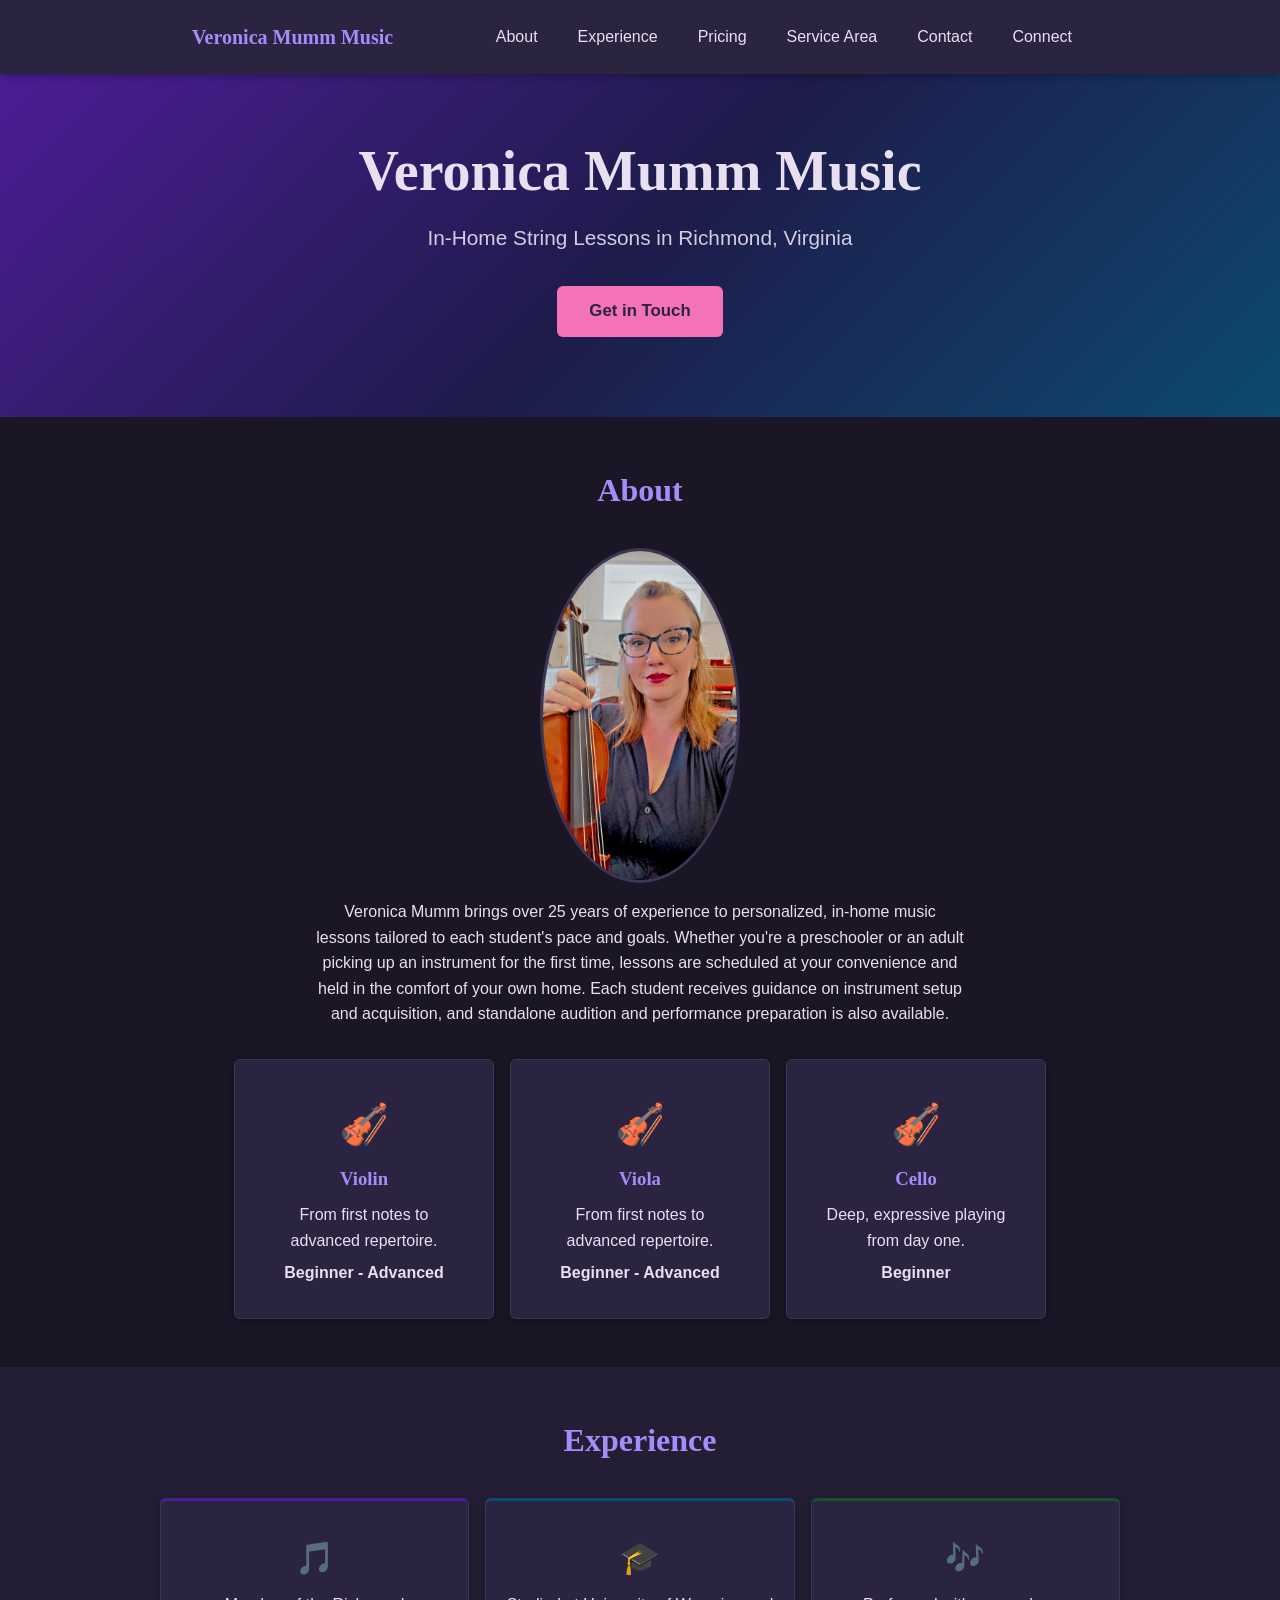
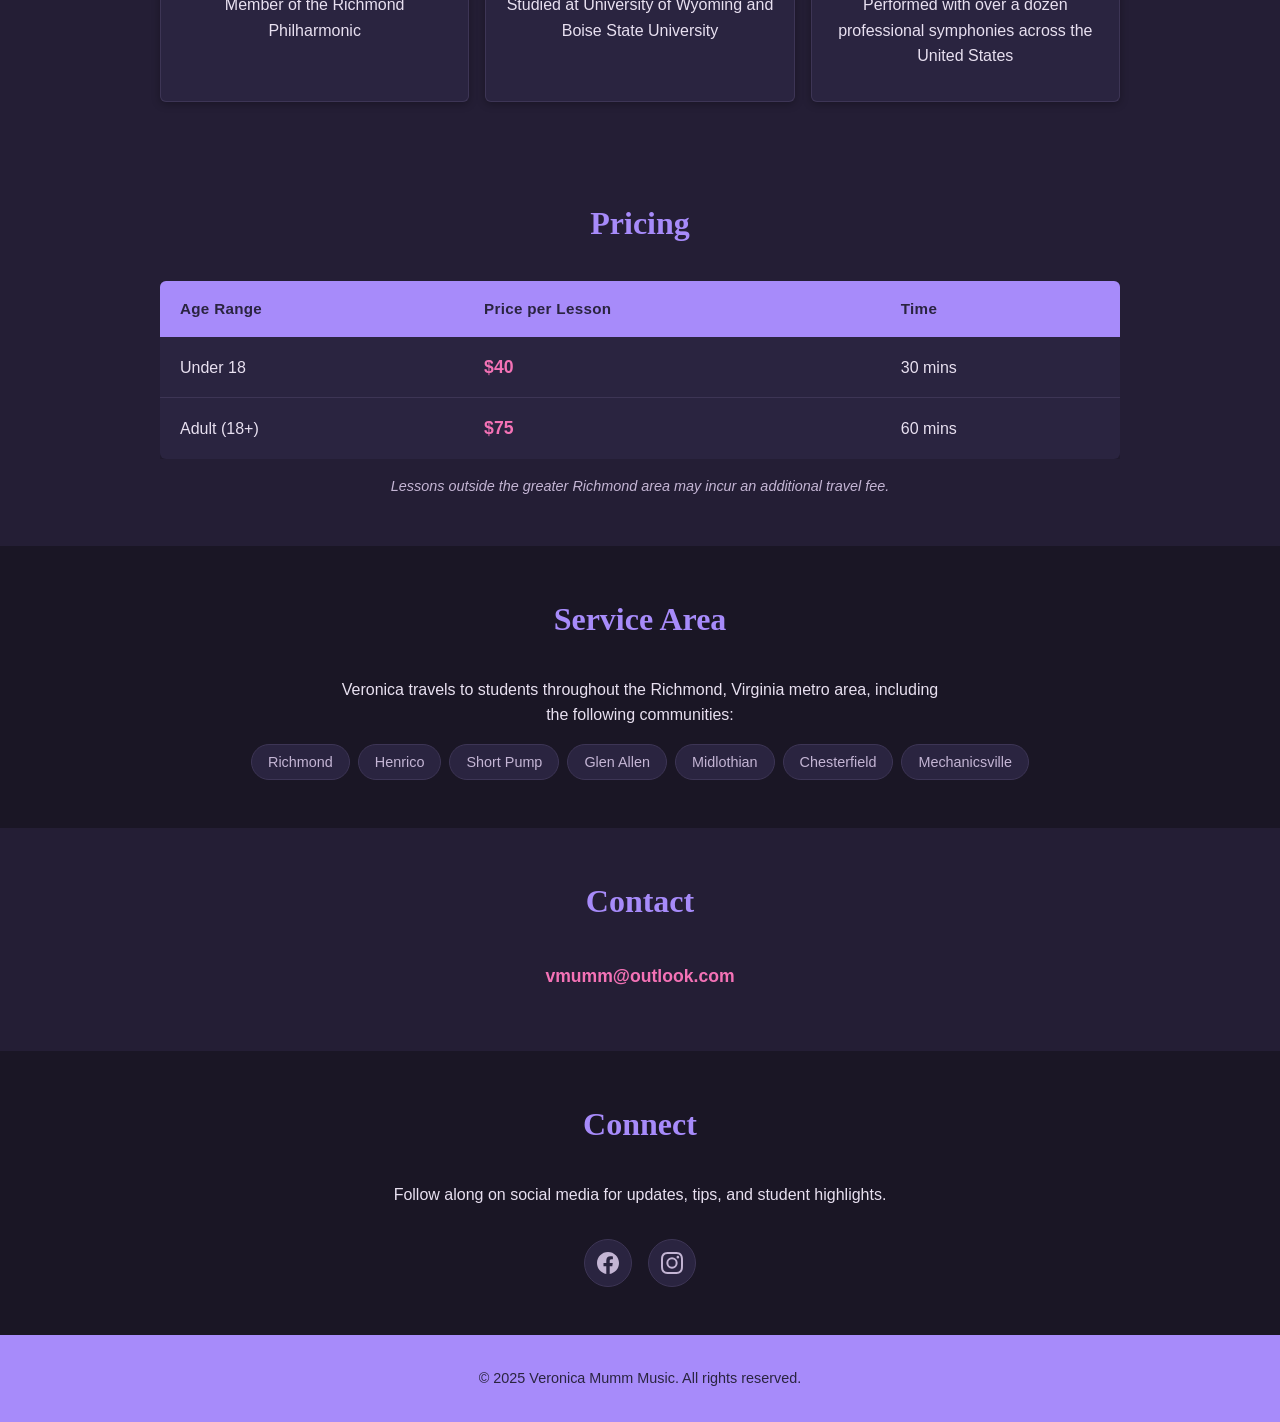
<file: index.html>
<!DOCTYPE html>
<html lang="en" data-theme="dark">
    <head>
      <meta charset="UTF-8">
      <meta name="viewport" content="width=device-width, initial-scale=1.0">
      <meta name="description" content="Veronica Mumm Music — In-home violin, cello, and viola lessons in Richmond, Virginia. Personalized instruction for all ages.">
      <title>Veronica Mumm Music — In-Home String Lessons in Richmond, VA</title>
      <link rel="stylesheet" href="css/style.css">
      <script>
        (function() {
          var params = new URLSearchParams(window.location.search);
          var theme = params.get('theme');
          if (theme && ['earthy', 'pastel', 'bold', 'dark'].includes(theme)) {
            document.documentElement.setAttribute('data-theme', theme);
          }
        })();
      </script>
    </head>

    <body>
        <!-- Skip to main content -->
        <a href="#main" class="skip-link">Skip to main content</a>

        <!-- ====== Header & Nav ====== -->
        <header class="site-header">
          <div class="header-inner">
            <a href="#" class="site-logo">Veronica Mumm Music</a>
            <nav aria-label="Main navigation">
              <input type="checkbox" id="menu-toggle" class="menu-toggle" aria-hidden="true">
              <label for="menu-toggle" class="menu-label" aria-label="Toggle menu">
                <span></span>
                <span></span>
                <span></span>
              </label>
              <ul class="nav-links">
                <li><a href="#about">About</a></li>
                <li><a href="#experience">Experience</a></li>
                <li><a href="#pricing">Pricing</a></li>
                <li><a href="#area">Service Area</a></li>
                <li><a href="#contact">Contact</a></li>
                <li><a href="#social">Connect</a></li>
              </ul>
            </nav>
          </div>
        </header>

        <!-- ====== Hero ====== -->
        <section class="hero">
          <h1 class="hero-title">Veronica Mumm Music</h1>
          <p class="hero-tagline">In-Home String Lessons in Richmond, Virginia</p>
          <a href="#contact" class="hero-cta">Get in Touch</a>
        </section>

        <!-- ====== Main Content ====== -->
        <main id="main">

          <!-- About -->
          <section id="about" class="section">
            <div class="section-inner">
              <h2 class="section-title">About</h2>
              <img src="images/veronica.jpg" class="portrait"/>
              <p style="text-align:center; max-width:650px; margin:0 auto var(--spacing-md);">
                Veronica Mumm brings over 25 years of experience to personalized, in-home
                music lessons tailored to each student's pace and goals. Whether you're a
                preschooler or an adult picking up an instrument for the first time, lessons
                are scheduled at your convenience and held in the comfort of your own home.
                Each student receives guidance on instrument setup and acquisition, and
                standalone audition and performance preparation is also available.
              </p>
              <div class="instruments">
                <div class="instrument-card" data-instrument="violin">
                  <div class="instrument-icon" aria-hidden="true">🎻</div>
                  <h3>Violin</h3>
                  <p class="sub-text">From first notes to advanced repertoire.</p>
                  <p><em class="instr-level">Beginner - Advanced</em></p>
                  <audio src="https://library.classicalmusicarchive.org/music/Park%20Sisters%20Collection/Classicals.de%20-%20Leclair%20-%20Sonata%20Op.%209%2C%20No.%203%20in%20D%20Major%20-%20Performed%20by%20the%20Park%20Sisters.mp3" preload="none"></audio>
                </div>
                <div class="instrument-card" data-instrument="viola">
                  <div class="instrument-icon" aria-hidden="true">🎻</div>
                  <h3>Viola</h3>
                  <p class="sub-text">From first notes to advanced repertoire.</p>
                  <p><em class="instr-level">Beginner - Advanced</em></p>
                  <audio src="https://www.quantumdigitalmedia.de/Classicals-Music/Music/Opera%20Collection/Classicals.de%20-%20Manon%20Lescaut%2C%20Intermezzo%20-%20Puccini%2C%20Giacomo%20(MIT%20Symphony%20Orchestra).mp3" preload="none"></audio>
                </div>
                <div class="instrument-card" data-instrument="cello">
                  <div class="instrument-icon" aria-hidden="true">🎻</div>
                  <h3>Cello</h3>
                  <p class="sub-text">Deep, expressive playing from day one.</p>
                  <p><em class="instr-level">Beginner</em></p>
                  <audio src="https://www.quantumdigitalmedia.de/Classicals-Music/Music/MO%20Collection/Additional%20Releases/Classicals.de%20-%20Vivaldi%20-%20Cello%20Sonata%20No.%205%20in%20E%20minor%20-%201.%20Largo%20-%20RV%2040%20%28Telemann%20Trio%29.mp3" preload="none"></audio>
                </div>
              </div>
            </div>
          </section>

          <!-- Experience -->
          <section id="experience" class="section section-alt">
            <div class="section-inner">
              <h2 class="section-title">Experience</h2>
              <div class="experience-cards">
                <div class="experience-card">
                  <div class="experience-icon" aria-hidden="true">🎵</div>
                  <p>Member of the Richmond Philharmonic</p>
                </div>
                <div class="experience-card">
                  <div class="experience-icon" aria-hidden="true">🎓</div>
                  <p>Studied at University of Wyoming and Boise State University</p>
                </div>
                <div class="experience-card">
                  <div class="experience-icon" aria-hidden="true">🎶</div>
                  <p>Performed with over a dozen professional symphonies across the United States</p>
                </div>
              </div>
            </div>
          </section>

          <!-- Pricing -->
          <section id="pricing" class="section section-alt">
            <div class="section-inner">
              <h2 class="section-title">Pricing</h2>
              <div class="pricing-wrapper">
                <table class="pricing-table">
                  <thead>
                    <tr>
                      <th scope="col">Age Range</th>
                      <th scope="col">Price per Lesson</th>
                      <th scope="col">Time</th>
                    </tr>
                  </thead>
                  <tbody>
                    <tr>
                      <td>Under 18</td>
                      <td class="price">$40</td>
                      <td class="time">30 mins</td>
                    </tr>
                    <tr>
                      <td>Adult (18+)</td>
                      <td class="price">$75</td>
                      <td class="time">60 mins</td>
                    </tr>
                  </tbody>
                </table>
              </div>
              <p class="pricing-note">
                Lessons outside the greater Richmond area may incur an additional travel fee.
              </p>
            </div>
          </section>

          <!-- Service Area -->
          <section id="area" class="section">
            <div class="section-inner">
              <h2 class="section-title">Service Area</h2>
              <div class="service-area-content">
                <p>
                  Veronica travels to students throughout the Richmond, Virginia metro area,
                  including the following communities:
                </p>
                <div class="area-list">
                  <span class="area-tag">Richmond</span>
                  <span class="area-tag">Henrico</span>
                  <span class="area-tag">Short Pump</span>
                  <span class="area-tag">Glen Allen</span>
                  <span class="area-tag">Midlothian</span>
                  <span class="area-tag">Chesterfield</span>
                  <span class="area-tag">Mechanicsville</span>
                </div>
              </div>
            </div>
          </section>

          <!-- Contact -->
          <section id="contact" class="section section-alt">
            <div class="section-inner">
              <h2 class="section-title">Contact</h2>
              <div class="contact-content">
                <address>
                  <a href="mailto:vmumm@outlook.com" class="contact-method">
                    vmumm@outlook.com
                  </a>
                  <p class="contact-method hidden">
                      325 Courthouse Rd.<br/>
                      Richmond, VA 23236
                  </p>
                </address>
              </div>
            </div>
          </section>

          <!-- Social Media -->
          <section id="social" class="section">
            <div class="section-inner">
              <h2 class="section-title">Connect</h2>
              <div class="social-section">
                <p>Follow along on social media for updates, tips, and student highlights.</p>
                <div class="social-links">

                  <!-- Facebook -->
                  <a href="https://www.facebook.com/profile.php?id=61588935430681" class="social-link" aria-label="Facebook">
                    <svg viewBox="0 0 24 24" aria-hidden="true"><path d="M24 12.073c0-6.627-5.373-12-12-12s-12 5.373-12 12c0 5.99 4.388 10.954 10.125 11.854v-8.385H7.078v-3.47h3.047V9.43c0-3.007 1.792-4.669 4.533-4.669 1.312 0 2.686.235 2.686.235v2.953H15.83c-1.491 0-1.956.925-1.956 1.874v2.25h3.328l-.532 3.47h-2.796v8.385C19.612 23.027 24 18.062 24 12.073z"/></svg>
                  </a>

                  <!-- Instagram -->
                  <a href="https://instagram.com/veronicamummmusic" class="social-link" aria-label="Instagram">
                    <svg viewBox="0 0 24 24" aria-hidden="true"><path d="M12 2.163c3.204 0 3.584.012 4.85.07 3.252.148 4.771 1.691 4.919 4.919.058 1.265.069 1.645.069 4.849 0 3.205-.012 3.584-.069 4.849-.149 3.225-1.664 4.771-4.919 4.919-1.266.058-1.644.07-4.85.07-3.204 0-3.584-.012-4.849-.07-3.26-.149-4.771-1.699-4.919-4.92-.058-1.265-.07-1.644-.07-4.849 0-3.204.013-3.583.07-4.849.149-3.227 1.664-4.771 4.919-4.919 1.266-.057 1.645-.069 4.849-.069zM12 0C8.741 0 8.333.014 7.053.072 2.695.272.273 2.69.073 7.052.014 8.333 0 8.741 0 12c0 3.259.014 3.668.072 4.948.2 4.358 2.618 6.78 6.98 6.98C8.333 23.986 8.741 24 12 24c3.259 0 3.668-.014 4.948-.072 4.354-.2 6.782-2.618 6.979-6.98.059-1.28.073-1.689.073-4.948 0-3.259-.014-3.667-.072-4.947-.196-4.354-2.617-6.78-6.979-6.98C15.668.014 15.259 0 12 0zm0 5.838a6.162 6.162 0 100 12.324 6.162 6.162 0 000-12.324zM12 16a4 4 0 110-8 4 4 0 010 8zm6.406-11.845a1.44 1.44 0 100 2.881 1.44 1.44 0 000-2.881z"/></svg>
                  </a>

                  <!-- X (Twitter) -->
                  <a href="#" class="social-link hidden" aria-label="X (Twitter)">
                    <svg viewBox="0 0 24 24" aria-hidden="true"><path d="M18.901 1.153h3.68l-8.04 9.19L24 22.846h-7.406l-5.8-7.584-6.638 7.584H.474l8.6-9.83L0 1.154h7.594l5.243 6.932zM17.61 20.644h2.039L6.486 3.24H4.298z"/></svg>
                  </a>

                  <!-- LinkedIn -->
                  <a href="#" class="social-link hidden" aria-label="LinkedIn">
                    <svg viewBox="0 0 24 24" aria-hidden="true"><path d="M20.447 20.452h-3.554v-5.569c0-1.328-.027-3.037-1.852-3.037-1.853 0-2.136 1.445-2.136 2.939v5.667H9.351V9h3.414v1.561h.046c.477-.9 1.637-1.85 3.37-1.85 3.601 0 4.267 2.37 4.267 5.455v6.286zM5.337 7.433a2.062 2.062 0 01-2.063-2.065 2.064 2.064 0 112.063 2.065zm1.782 13.019H3.555V9h3.564v11.452zM22.225 0H1.771C.792 0 0 .774 0 1.729v20.542C0 23.227.792 24 1.771 24h20.451C23.2 24 24 23.227 24 22.271V1.729C24 .774 23.2 0 22.222 0h.003z"/></svg>
                  </a>

                  <!-- Mastodon -->
                  <a href="#" class="social-link hidden" rel="me" aria-label="Mastodon">
                    <svg viewBox="0 0 24 24" aria-hidden="true"><path d="M23.268 5.313c-.35-2.578-2.617-4.61-5.304-5.004C17.51.242 15.792 0 11.813 0h-.03c-3.98 0-4.835.242-5.288.309C3.882.692 1.496 2.518.917 5.127.64 6.412.61 7.837.661 9.143c.074 1.874.088 3.745.26 5.611.118 1.24.325 2.47.62 3.68.55 2.237 2.777 4.098 4.96 4.857 2.336.792 4.849.923 7.256.38.265-.061.527-.132.786-.213.585-.184 1.27-.39 1.774-.753a.057.057 0 00.023-.043v-1.809a.052.052 0 00-.02-.041.053.053 0 00-.046-.01 20.282 20.282 0 01-4.709.545c-2.73 0-3.463-1.284-3.674-1.818a5.593 5.593 0 01-.319-1.433.053.053 0 01.066-.054 19.648 19.648 0 004.622.536c.164 0 .329 0 .494-.003 1.729-.044 3.556-.128 5.236-.6 2.067-.583 3.874-2.345 4.067-4.747.136-1.686.131-3.377.096-5.062-.005-.243-.036-1.523-.036-1.523z"/><path d="M19.903 7.515v6.508h-2.579V7.713c0-1.363-.572-2.055-1.717-2.055-1.266 0-1.9.82-1.9 2.442v3.458h-2.564V8.1c0-1.622-.634-2.442-1.9-2.442-1.145 0-1.717.692-1.717 2.055v6.31H5.003V7.515c0-1.363.347-2.447 1.043-3.248.718-.801 1.66-1.212 2.831-1.212 1.354 0 2.38.52 3.06 1.558l.659 1.105.66-1.105c.68-1.038 1.706-1.558 3.06-1.558 1.17 0 2.113.41 2.83 1.212.697.801 1.043 1.885 1.043 3.248z" fill="var(--color-bg)"/></svg>
                  </a>

                  <!-- TikTok -->
                  <a href="#" class="social-link hidden" aria-label="TikTok">
                    <svg viewBox="0 0 24 24" aria-hidden="true"><path d="M12.525.02c1.31-.02 2.61-.01 3.91-.02.08 1.53.63 3.09 1.75 4.17 1.12 1.11 2.7 1.62 4.24 1.79v4.03c-1.44-.05-2.89-.35-4.2-.97-.57-.26-1.1-.59-1.62-.93-.01 2.92.01 5.84-.02 8.75-.08 1.4-.54 2.79-1.35 3.94-1.31 1.92-3.58 3.17-5.91 3.21-1.43.08-2.86-.31-4.08-1.03-2.02-1.19-3.44-3.37-3.65-5.71-.02-.5-.03-1-.01-1.49.18-1.9 1.12-3.72 2.58-4.96 1.66-1.44 3.98-2.13 6.15-1.72.02 1.48-.04 2.96-.04 4.44-.99-.32-2.15-.23-3.02.37-.63.41-1.11 1.04-1.36 1.75-.21.51-.15 1.07-.14 1.61.24 1.64 1.82 3.02 3.5 2.87 1.12-.01 2.19-.66 2.77-1.61.19-.33.4-.67.41-1.06.1-1.79.06-3.57.07-5.36.01-4.03-.01-8.05.02-12.07z"/></svg>
                  </a>

                  <!-- YouTube -->
                  <a href="#" class="social-link hidden" aria-label="YouTube">
                    <svg viewBox="0 0 24 24" aria-hidden="true"><path d="M23.498 6.186a3.016 3.016 0 00-2.122-2.136C19.505 3.545 12 3.545 12 3.545s-7.505 0-9.377.505A3.017 3.017 0 00.502 6.186C0 8.07 0 12 0 12s0 3.93.502 5.814a3.016 3.016 0 002.122 2.136c1.871.505 9.376.505 9.376.505s7.505 0 9.377-.505a3.015 3.015 0 002.122-2.136C24 15.93 24 12 24 12s0-3.93-.502-5.814zM9.545 15.568V8.432L15.818 12l-6.273 3.568z"/></svg>
                  </a>

                </div>
              </div>
            </div>
          </section>

        </main>

        <!-- ====== Footer ====== -->
        <footer class="site-footer">
          <p>&copy; 2025 Veronica Mumm Music. All rights reserved.</p>
        </footer>

        <!-- Close mobile menu on nav link click -->
        <script>
          document.querySelectorAll('.nav-links a').forEach(function(link) {
            link.addEventListener('click', function() {
              document.getElementById('menu-toggle').checked = false;
            });
          });
        </script>

        <!-- Instrument hover audio -->
        <script>
          document.querySelectorAll('.instrument-card').forEach(function(card) {
            var audio = card.querySelector('audio');
            card.addEventListener('mouseenter', function() {
              if (audio.src && audio.src !== window.location.href) {
                audio.currentTime = 0;
                audio.play();
              }
            });
            card.addEventListener('mouseleave', function() {
              audio.pause();
              audio.currentTime = 0;
            });
          });
        </script>
    </body>
</html>
</file>
<file: css/style.css>
/* ===========================
   Veronica Mumm's Music
   Mobile-first stylesheet
   =========================== */

/* --- Custom Properties --- */
:root {
  /* Pastel Rainbow (default) */
  --color-primary: #7c6bc4;
  --color-primary-light: #a78bfa;
  --color-accent: #ec4899;
  --color-accent-hover: #db2777;
  --color-bg: #fefcff;
  --color-bg-alt: #f5f0ff;
  --color-text: #3d3555;
  --color-text-light: #6b5f7a;
  --color-border: #e2d8f0;
  --color-white: #ffffff;

  --rainbow-1: #fbc2eb;
  --rainbow-2: #fdcbae;
  --rainbow-3: #fef3c7;
  --rainbow-4: #bbf7d0;
  --rainbow-5: #bae6fd;
  --rainbow-6: #c4b5fd;

  --hero-text: var(--color-text);
  --hero-gradient: linear-gradient(
    135deg,
    var(--rainbow-6) 0%,
    var(--rainbow-5) 25%,
    var(--rainbow-4) 50%,
    var(--rainbow-3) 75%,
    var(--rainbow-2) 100%
  );

  --font-stack: -apple-system, BlinkMacSystemFont, "Segoe UI", Roboto,
    Oxygen-Sans, Ubuntu, Cantarell, "Helvetica Neue", sans-serif;
  --font-serif: Georgia, "Times New Roman", Times, serif;

  --max-width: 960px;
  --spacing-xs: 0.5rem;
  --spacing-sm: 1rem;
  --spacing-md: 2rem;
  --spacing-lg: 3rem;
  --spacing-xl: 4rem;

  --radius: 6px;
  --shadow: 0 2px 8px rgba(124, 107, 196, 0.1);
  --transition: 0.25s ease;
}

/* --- Earthy Theme --- */
[data-theme="earthy"] {
  --color-primary: #4a2c2a;
  --color-primary-light: #6b3a36;
  --color-accent: #b5453a;
  --color-accent-hover: #963a30;
  --color-bg: #fdf8f4;
  --color-bg-alt: #f3ebe3;
  --color-text: #3b2320;
  --color-text-light: #6d4c47;
  --color-border: #d4c4b8;

  --rainbow-1: #d4c4b8;
  --rainbow-2: #d4c4b8;
  --rainbow-3: #d4c4b8;
  --rainbow-4: #d4c4b8;
  --rainbow-5: #d4c4b8;
  --rainbow-6: #d4c4b8;

  --hero-text: var(--color-white);
  --hero-gradient: linear-gradient(
    135deg,
    var(--color-primary) 0%,
    var(--color-primary-light) 100%
  );

  --shadow: 0 2px 8px rgba(74, 44, 42, 0.1);
}

/* --- Bold Rainbow Theme --- */
[data-theme="bold"] {
  --color-primary: #6d28d9;
  --color-primary-light: #8b5cf6;
  --color-accent: #e11d48;
  --color-accent-hover: #be123c;
  --color-bg: #fffbfe;
  --color-bg-alt: #fdf2f8;
  --color-text: #1e1b4b;
  --color-text-light: #4c1d95;
  --color-border: #ddd6fe;

  --rainbow-1: #f9a8d4;
  --rainbow-2: #fdba74;
  --rainbow-3: #fde047;
  --rainbow-4: #6ee7b7;
  --rainbow-5: #7dd3fc;
  --rainbow-6: #a78bfa;

  --hero-text: var(--color-text);
  --hero-gradient: linear-gradient(
    135deg,
    var(--rainbow-6) 0%,
    var(--rainbow-5) 25%,
    var(--rainbow-4) 50%,
    var(--rainbow-3) 75%,
    var(--rainbow-1) 100%
  );

  --shadow: 0 2px 8px rgba(109, 40, 217, 0.1);
}

/* --- Dark Mode Theme --- */
[data-theme="dark"] {
  --color-primary: #a78bfa;
  --color-primary-light: #7c3aed;
  --color-accent: #f472b6;
  --color-accent-hover: #ec4899;
  --color-bg: #1a1625;
  --color-bg-alt: #241e35;
  --color-text: #e8e0f0;
  --color-text-light: #c4b5d4;
  --color-border: #3d3555;
  --color-white: #2a2440;

  --rainbow-1: #831843;
  --rainbow-2: #7c2d12;
  --rainbow-3: #713f12;
  --rainbow-4: #14532d;
  --rainbow-5: #0c4a6e;
  --rainbow-6: #4c1d95;

  --hero-text: #e8e0f0;
  --hero-gradient: linear-gradient(
    135deg,
    #4c1d95 0%,
    #1e1b4b 50%,
    #0c4a6e 100%
  );

  --shadow: 0 2px 8px rgba(0, 0, 0, 0.3);
}

/* --- Reset --- */
*,
*::before,
*::after {
  box-sizing: border-box;
  margin: 0;
  padding: 0;
}

html {
  scroll-behavior: smooth;
  scroll-padding-top: 5rem;
}

body {
  font-family: var(--font-stack);
  font-size: 1rem;
  line-height: 1.6;
  color: var(--color-text);
  background-color: var(--color-bg);
}

img {
  max-width: 100%;
  height: auto;
  display: block;
}

a {
  color: var(--color-accent);
  text-decoration: none;
  transition: color var(--transition);
}

a:hover {
  color: var(--color-accent-hover);
}

a:focus-visible,
button:focus-visible,
input:focus-visible {
  outline: 2px solid var(--color-accent);
  outline-offset: 2px;
}

ul {
  list-style: none;
}

/* --- Skip Link --- */
.skip-link {
  position: absolute;
  top: -100%;
  left: var(--spacing-sm);
  background: var(--color-primary);
  color: var(--color-white);
  padding: var(--spacing-xs) var(--spacing-sm);
  border-radius: var(--radius);
  z-index: 1000;
}

.skip-link:focus {
  top: var(--spacing-xs);
}

/* --- Header & Navigation --- */
.site-header {
  position: sticky;
  top: 0;
  background: var(--color-white);
  box-shadow: var(--shadow);
  z-index: 100;
}

.header-inner {
  display: flex;
  align-items: center;
  justify-content: space-between;
  max-width: var(--max-width);
  margin: 0 auto;
  padding: var(--spacing-sm) var(--spacing-md);
}

.site-logo {
  font-family: var(--font-serif);
  font-size: 1.25rem;
  font-weight: 700;
  color: var(--color-primary);
  text-decoration: none;
}

.site-logo:hover {
  color: var(--color-accent);
}

/* Hamburger menu (CSS-only) */
.menu-toggle {
  display: none;
}

.menu-label {
  display: flex;
  flex-direction: column;
  justify-content: center;
  gap: 5px;
  width: 44px;
  height: 44px;
  cursor: pointer;
  padding: 10px;
}

.menu-label span {
  display: block;
  width: 24px;
  height: 2px;
  background: var(--color-primary);
  transition: transform var(--transition), opacity var(--transition);
}

.menu-toggle:checked + .menu-label span:nth-child(1) {
  transform: translateY(7px) rotate(45deg);
}

.menu-toggle:checked + .menu-label span:nth-child(2) {
  opacity: 0;
}

.menu-toggle:checked + .menu-label span:nth-child(3) {
  transform: translateY(-7px) rotate(-45deg);
}

.nav-links {
  display: none;
  position: absolute;
  top: 100%;
  left: 0;
  right: 0;
  background: var(--color-white);
  box-shadow: var(--shadow);
  padding: var(--spacing-sm) 0;
}

.menu-toggle:checked ~ .nav-links {
  display: block;
}

.nav-links li {
  text-align: center;
}

.nav-links a {
  display: block;
  padding: var(--spacing-sm) var(--spacing-md);
  color: var(--color-text);
  font-weight: 500;
}

.nav-links a:hover {
  background: var(--color-bg-alt);
  color: var(--color-accent);
}

/* --- Sections (shared) --- */
.section {
  padding: var(--spacing-lg) var(--spacing-md);
}

.section-inner {
  max-width: var(--max-width);
  margin: 0 auto;
}

.section-title {
  font-family: var(--font-serif);
  font-size: 1.75rem;
  color: var(--color-primary);
  margin-bottom: var(--spacing-md);
  text-align: center;
}

.section-alt {
  background: var(--color-bg-alt);
}

/* --- Hero --- */
.hero {
  text-align: center;
  padding: var(--spacing-xl) var(--spacing-md);
  background: var(--hero-gradient);
  color: var(--hero-text);
}

.hero-title {
  font-family: var(--font-serif);
  font-size: 2.25rem;
  margin-bottom: var(--spacing-sm);
  line-height: 1.2;
}

.hero-tagline {
  font-size: 1.15rem;
  opacity: 0.9;
  margin-bottom: var(--spacing-md);
}

.hero-cta {
  display: inline-block;
  background: var(--color-accent);
  color: var(--color-white);
  padding: 0.75rem 2rem;
  border-radius: var(--radius);
  font-weight: 600;
  font-size: 1.05rem;
  transition: background var(--transition), transform var(--transition);
}

.hero-cta:hover {
  background: var(--color-accent-hover);
  color: var(--color-white);
  transform: translateY(-1px);
}

/* --- About --- */
.instruments {
  display: flex;
  flex-wrap: wrap;
  gap: var(--spacing-sm);
  justify-content: center;
  margin-top: var(--spacing-md);
}

.instrument-card {
  background: var(--color-white);
  border: 1px solid var(--color-border);
  border-radius: var(--radius);
  padding: var(--spacing-md);
  text-align: center;
  flex: 1 1 200px;
  max-width: 260px;
  box-shadow: var(--shadow);
  transition: box-shadow var(--transition);
  cursor: pointer;
}

.instrument-card:hover {
  box-shadow: 0 4px 16px rgba(124, 107, 196, 0.18);
}

.instrument-card h3 {
  font-family: var(--font-serif);
  color: var(--color-primary);
  margin-bottom: var(--spacing-xs);
}

.instrument-icon {
  font-size: 2.5rem;
  margin-bottom: var(--spacing-xs);
}

/* --- Pricing --- */
.pricing-wrapper {
  overflow-x: auto;
  -webkit-overflow-scrolling: touch;
}

.pricing-table {
  width: 100%;
  border-collapse: collapse;
  background: var(--color-white);
  box-shadow: var(--shadow);
  border-radius: var(--radius);
  overflow: hidden;
  min-width: 320px;
}

.pricing-table thead {
  background: var(--color-primary);
  color: var(--color-white);
}

.pricing-table th,
.pricing-table td {
  padding: 1rem 1.25rem;
  text-align: left;
}

.pricing-table th {
  font-weight: 600;
  font-size: 0.95rem;
  letter-spacing: 0.02em;
}

.pricing-table tbody tr {
  border-bottom: 1px solid var(--color-border);
  transition: background var(--transition);
}

.pricing-table tbody tr:last-child {
  border-bottom: none;
}

.pricing-table tbody tr:hover {
  background: var(--color-bg-alt);
}

.pricing-table .price {
  font-weight: 700;
  color: var(--color-accent);
  font-size: 1.1rem;
}

.pricing-note {
  text-align: center;
  margin-top: var(--spacing-sm);
  font-size: 0.9rem;
  color: var(--color-text-light);
  font-style: italic;
}

/* --- Service Area --- */
.service-area-content {
  text-align: center;
}

.service-area-content p {
  max-width: 600px;
  margin: 0 auto var(--spacing-sm);
}

.area-list {
  display: flex;
  flex-wrap: wrap;
  gap: var(--spacing-xs);
  justify-content: center;
  margin-top: var(--spacing-sm);
}

.area-tag {
  background: var(--color-white);
  border: 1px solid var(--color-border);
  border-radius: 2rem;
  padding: 0.35rem 1rem;
  font-size: 0.9rem;
  color: var(--color-text-light);
}

/* --- Contact --- */
.contact-content {
  text-align: center;
}

.contact-content address {
  font-style: normal;
  font-size: 1.1rem;
  line-height: 2;
}

.contact-content a {
  font-weight: 600;
}

.contact-method {
  display: block;
  margin-bottom: var(--spacing-xs);
}

/* --- Social Media --- */
.social-section {
  text-align: center;
}

.social-links {
  display: flex;
  flex-wrap: wrap;
  gap: var(--spacing-sm);
  justify-content: center;
  margin-top: var(--spacing-md);
}

.social-link {
  display: inline-flex;
  align-items: center;
  justify-content: center;
  width: 48px;
  height: 48px;
  background: var(--color-white);
  border: 1px solid var(--color-border);
  border-radius: 50%;
  color: var(--color-text-light);
  transition: background var(--transition), color var(--transition),
    border-color var(--transition), transform var(--transition);
}

.social-link:hover {
  background: var(--color-primary);
  color: var(--color-white);
  border-color: var(--color-primary);
  transform: translateY(-2px);
}

.social-link svg {
  width: 22px;
  height: 22px;
  fill: currentColor;
}

/* --- Footer --- */
.site-footer {
  background: var(--color-primary);
  color: var(--color-white);
  text-align: center;
  padding: var(--spacing-md);
  font-size: 0.9rem;
}

.site-footer a {
  color: var(--color-bg-alt);
}

.site-footer a:hover {
  color: var(--color-white);
}

/* --- Tablet (768px+) --- */
@media (min-width: 768px) {
  .menu-label {
    display: none;
  }

  .nav-links {
    display: flex;
    position: static;
    box-shadow: none;
    padding: 0;
    gap: var(--spacing-xs);
  }

  .nav-links a {
    padding: var(--spacing-xs) var(--spacing-sm);
    border-radius: var(--radius);
  }

  .hero-title {
    font-size: 3rem;
  }

  .hero-tagline {
    font-size: 1.3rem;
  }

  .section-title {
    font-size: 2rem;
  }
}

/* --- Desktop (1024px+) --- */
@media (min-width: 1024px) {
  .hero {
    padding: var(--spacing-xl) var(--spacing-md) calc(var(--spacing-xl) + 1rem);
  }

  .hero-title {
    font-size: 3.5rem;
  }
}

/* --- Reduced Motion --- */
@media (prefers-reduced-motion: reduce) {
  html {
    scroll-behavior: auto;
  }

  *,
  *::before,
  *::after {
    transition-duration: 0.01ms !important;
    animation-duration: 0.01ms !important;
  }
}

.hidden {
    display: none;
}

.sub-text {
    margin-bottom: 7px;
}

.instr-level {
    font-weight: bold;
    font-style: normal;
}

.portrait {
    display: block;
    width: min(22%, 200px);
    min-width: 120px;
    margin-inline: auto;
    margin-block-end: var(--spacing-sm);
    border-radius: 50%;
    border: 3px solid var(--color-border);
}

/* --- Experience --- */
.experience-cards {
  display: flex;
  flex-wrap: wrap;
  gap: var(--spacing-sm);
  justify-content: center;
}

.experience-card {
  background: var(--color-white);
  border: 1px solid var(--color-border);
  border-radius: var(--radius);
  padding: var(--spacing-md) var(--spacing-sm);
  text-align: center;
  flex: 1 1 250px;
  max-width: 320px;
  box-shadow: var(--shadow);
}

.experience-card:nth-child(1) { border-top: 3px solid var(--rainbow-6); }
.experience-card:nth-child(2) { border-top: 3px solid var(--rainbow-5); }
.experience-card:nth-child(3) { border-top: 3px solid var(--rainbow-4); }

.experience-icon {
  font-size: 2rem;
  margin-bottom: var(--spacing-xs);
}
</file>
